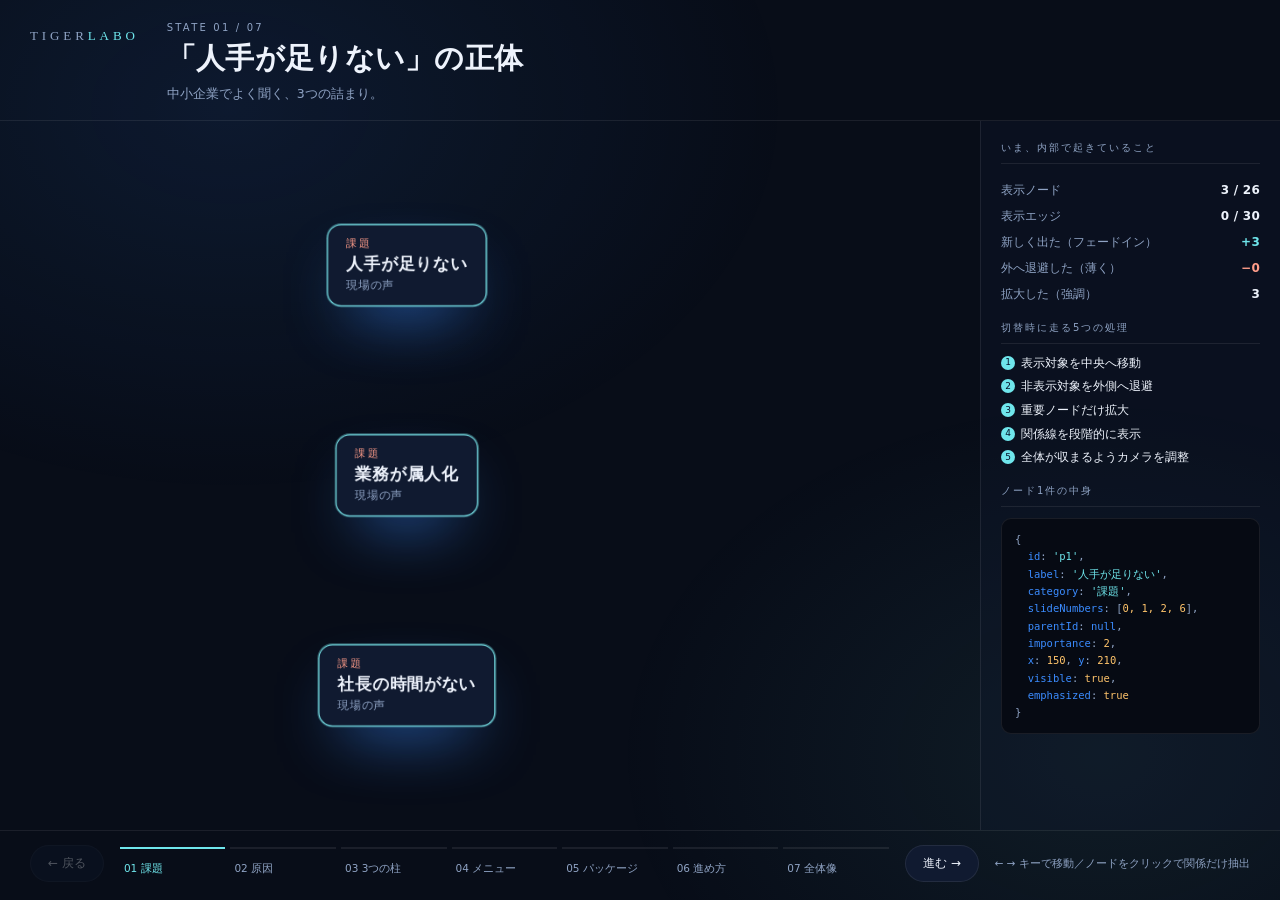
<file: lab/graph-presentation/demo.html>
<!doctype html>
<html lang="ja">
<head>
<meta charset="utf-8">
<meta name="viewport" content="width=device-width,initial-scale=1">
<meta name="robots" content="noindex,nofollow">
<title>グラフ型プレゼン｜検証デモ｜株式会社タイガーラボ</title>
<style>
/* ==========================================================================
   グラフ型プレゼン 検証デモ
   ノード（情報）とエッジ（関係）を先に定義し、スライド番号に応じて
   「グラフの状態」を変化させる。ページをめくるのではなく、状態が動く。
   ========================================================================== */

:root{
  /* --- 既存LPのトークンを継承 --- */
  --bg:#080d18;
  --panel:#101a30;
  --hair:rgba(255,255,255,.08);
  --text:#eef3fc;
  --muted:#8fa3c4;              /* 紺に寄せたグレー */
  --cyan:#6fe6ec;
  --blue:#3b8cff;
  --blue-deep:#004aad;
  --grad:linear-gradient(118deg,#7ceaef 0%,#3b8cff 52%,#1f5fe0 100%);
  --serif:"Hiragino Mincho ProN","Yu Mincho",YuMincho,"Noto Serif JP",Georgia,serif;
  --sans:"Hiragino Kaku Gothic ProN","Hiragino Sans","Yu Gothic UI","Yu Gothic",system-ui,-apple-system,"Segoe UI",sans-serif;

  /* --- 意味の色：左（課題）は暖色、右（打ち手）は寒色 --- */
  --c-problem:#ff9d8a;
  --c-cause:#ffc46b;
  --c-service:#6fe6ec;
  --c-menu:#3b8cff;
  --c-package:#ffffff;
  --c-flow:#8fa3c4;

  --ease:cubic-bezier(.65,0,.35,1);
  --t-cam:900ms;
  --t-node:620ms;
}

*{box-sizing:border-box;margin:0;padding:0}
html,body{height:100%}
body{
  background:var(--bg);
  color:var(--text);
  font-family:var(--sans);
  overflow:hidden;
  -webkit-font-smoothing:antialiased;
}

/* 淡いグラデーションの地 */
body::before{
  content:"";position:fixed;inset:0;pointer-events:none;z-index:0;
  background:
    radial-gradient(900px 620px at 18% 12%, rgba(59,140,255,.10), transparent 62%),
    radial-gradient(760px 560px at 86% 84%, rgba(124,234,239,.07), transparent 64%);
}

.app{
  position:relative;z-index:1;height:100%;
  display:grid;
  grid-template-columns:1fr 300px;
  grid-template-rows:auto 1fr auto;
  grid-template-areas:"hud hud" "stage inspector" "controls controls";
}

/* ---------- ヘッダ ---------- */
.hud{
  grid-area:hud;
  display:flex;align-items:flex-start;gap:28px;
  padding:22px 30px 16px;
  border-bottom:1px solid var(--hair);
}
.brand{
  font-family:var(--serif);
  font-size:13px;letter-spacing:.30em;
  color:var(--muted);
  padding-top:6px;white-space:nowrap;
}
.brand b{color:var(--cyan);font-weight:400}
.titles{min-width:0}
.eyebrow{
  font-size:10px;letter-spacing:.22em;text-transform:uppercase;
  color:var(--muted);margin-bottom:7px;
  font-variant-numeric:tabular-nums;
}
.titles h1{
  font-family:var(--serif);
  font-size:clamp(19px,2.5vw,29px);
  font-weight:600;line-height:1.3;text-wrap:balance;
  letter-spacing:.01em;
}
.titles .sub{
  margin-top:6px;font-size:12.5px;color:var(--muted);line-height:1.6;
}

/* ---------- ステージ（グラフ描画面） ---------- */
.stage{
  grid-area:stage;
  position:relative;overflow:hidden;
  cursor:default;
}
.camera{
  position:absolute;left:0;top:0;
  width:1560px;height:1010px;
  transform-origin:0 0;
  transition:transform var(--t-cam) var(--ease);
  --comp:1;      /* ノードの逆スケール補正（文字を読める大きさに保つ） */
}
.edges{
  position:absolute;left:0;top:0;
  width:1560px;height:1010px;overflow:visible;
  pointer-events:none;
}
.edges path{
  fill:none;
  stroke-linecap:round;
  transition:opacity 520ms var(--ease), stroke-dashoffset 640ms var(--ease);
}
.edges .elabel{
  font-family:var(--sans);
  font-size:11px;
  fill:var(--muted);
  text-anchor:middle;
  paint-order:stroke;
  stroke:var(--bg);stroke-width:4px;stroke-linejoin:round;
  transition:opacity 420ms var(--ease);
}

/* ---------- ノード ---------- */
.node{
  position:absolute;
  transform-origin:50% 50%;
  transform:translate(-50%,-50%) scale(calc(var(--k) * var(--comp)));
  transition:
    left var(--t-node) var(--ease),
    top var(--t-node) var(--ease),
    transform var(--t-node) var(--ease),
    opacity 520ms var(--ease);
  will-change:transform,opacity;
}
.node .chip{
  display:flex;flex-direction:column;gap:3px;
  padding:11px 17px;
  border-radius:13px;
  background:var(--panel);
  border:1px solid var(--hair);
  box-shadow:0 18px 40px -22px rgba(0,0,0,.9);
  white-space:nowrap;
  cursor:pointer;
  transition:border-color 300ms ease, box-shadow 300ms ease, background 300ms ease;
}
.node .cat{
  font-size:9.5px;letter-spacing:.16em;
  color:var(--muted);
}
.node .label{
  font-size:15.5px;line-height:1.25;font-weight:600;
  color:var(--text);
}
.node .meta{
  font-size:10.5px;color:var(--muted);
  font-variant-numeric:tabular-nums;
}

/* カテゴリ別の色 —— 左（課題）暖色 → 右（打ち手）寒色 */
.node[data-cat="課題"]     .chip{border-color:rgba(255,157,138,.34)}
.node[data-cat="課題"]     .cat{color:var(--c-problem)}
.node[data-cat="原因"]     .chip{border-color:rgba(255,196,107,.32)}
.node[data-cat="原因"]     .cat{color:var(--c-cause)}
.node[data-cat="サービス"] .chip{border-color:rgba(111,230,236,.40)}
.node[data-cat="サービス"] .cat{color:var(--c-service)}
.node[data-cat="メニュー"] .chip{border-color:rgba(59,140,255,.34)}
.node[data-cat="メニュー"] .cat{color:var(--c-menu)}
.node[data-cat="パッケージ"] .chip{
  background:var(--grad);
  border-color:transparent;
  box-shadow:0 22px 50px -24px rgba(59,140,255,.85);
}
.node[data-cat="パッケージ"] .cat,
.node[data-cat="パッケージ"] .meta{color:rgba(6,18,40,.72)}
.node[data-cat="パッケージ"] .label{color:#06122a}
.node[data-cat="進め方"]   .chip{border-color:rgba(143,163,196,.30)}
.node[data-cat="進め方"]   .cat{color:var(--c-flow)}

/* 強調状態 */
.node.emphasized .chip{
  border-color:rgba(124,234,239,.85);
  box-shadow:0 0 0 1px rgba(124,234,239,.35), 0 26px 60px -24px rgba(59,140,255,.9);
}
.node[data-cat="パッケージ"].emphasized .chip{
  box-shadow:0 0 0 2px rgba(255,255,255,.5), 0 26px 60px -20px rgba(59,140,255,1);
}
/* 非表示（＝外側へ退避して薄くする） */
.node.hidden{opacity:0;pointer-events:none}
/* クリック選択時、関係のないノードを沈める */
.node.dimmed{opacity:.16}
.node .chip:hover{border-color:rgba(124,234,239,.6)}
.node .chip:focus-visible{outline:2px solid var(--cyan);outline-offset:3px}

/* ---------- 状態インスペクタ ---------- */
.inspector{
  grid-area:inspector;
  border-left:1px solid var(--hair);
  padding:20px 20px 24px;
  overflow-y:auto;
  background:rgba(16,26,48,.32);
  display:flex;flex-direction:column;gap:18px;
}
.insp-h{
  font-size:10px;letter-spacing:.2em;text-transform:uppercase;
  color:var(--muted);
  padding-bottom:8px;border-bottom:1px solid var(--hair);
}
.stat-row{display:flex;flex-direction:column;gap:9px}
.stat{display:flex;justify-content:space-between;align-items:baseline;gap:12px;font-size:12px}
.stat span{color:var(--muted)}
.stat b{font-weight:600;font-variant-numeric:tabular-nums;letter-spacing:.02em}
.stat b.plus{color:var(--cyan)}
.stat b.minus{color:var(--c-problem)}

.pipeline{list-style:none;display:flex;flex-direction:column;gap:7px}
.pipeline li{
  font-size:11.5px;color:var(--muted);line-height:1.45;
  padding-left:20px;position:relative;
  font-variant-numeric:tabular-nums;
}
.pipeline li::before{
  content:counter(step);counter-increment:step;
  position:absolute;left:0;top:1px;
  width:14px;height:14px;border-radius:50%;
  background:rgba(59,140,255,.16);color:var(--cyan);
  font-size:9px;display:grid;place-items:center;
}
.pipeline{counter-reset:step}
.pipeline li.fired{color:var(--text)}
.pipeline li.fired::before{background:var(--cyan);color:#06122a}

.codebox{
  background:#060a13;
  border:1px solid var(--hair);
  border-radius:10px;
  padding:12px 13px;
  font-family:ui-monospace,SFMono-Regular,Menlo,Consolas,monospace;
  font-size:10.5px;line-height:1.65;
  color:var(--muted);
  overflow-x:auto;white-space:pre;
}
.codebox .k{color:var(--blue)}
.codebox .s{color:var(--cyan)}
.codebox .n{color:#ffc46b}

/* ---------- コントロール ---------- */
.controls{
  grid-area:controls;
  display:flex;align-items:center;gap:16px;
  padding:14px 30px 18px;
  border-top:1px solid var(--hair);
}
.btn{
  font-family:var(--sans);font-size:12px;
  color:var(--text);background:var(--panel);
  border:1px solid var(--hair);border-radius:999px;
  padding:9px 17px;cursor:pointer;
  transition:border-color 220ms ease,color 220ms ease;
}
.btn:hover:not(:disabled){border-color:rgba(124,234,239,.55);color:var(--cyan)}
.btn:disabled{opacity:.3;cursor:default}
.btn:focus-visible{outline:2px solid var(--cyan);outline-offset:2px}
.dots{display:flex;gap:5px;flex:1;min-width:0}
.dot{
  flex:1;min-width:0;height:34px;
  background:transparent;border:0;border-top:2px solid var(--hair);
  color:var(--muted);font-family:var(--sans);font-size:10.5px;
  cursor:pointer;text-align:left;padding:8px 4px 0;
  white-space:nowrap;overflow:hidden;text-overflow:ellipsis;
  transition:color 240ms ease,border-color 240ms ease;
}
.dot:hover{color:var(--text)}
.dot[aria-current="true"]{color:var(--cyan);border-top-color:var(--cyan)}
.dot:focus-visible{outline:2px solid var(--cyan);outline-offset:2px}
.hint{font-size:10.5px;color:var(--muted);white-space:nowrap}

/* ---------- レスポンシブ ---------- */
@media (max-width:960px){
  .app{grid-template-columns:1fr;grid-template-areas:"hud" "stage" "controls"}
  .inspector{display:none}
  .hint{display:none}
  .dots .dot{font-size:0;height:20px}
}
@media (prefers-reduced-motion:reduce){
  .camera,.node,.edges path,.edges .elabel{transition-duration:1ms !important}
}
</style>
</head>
<body>

<div class="app">
  <header class="hud">
    <div class="brand">TIGER<b>LABO</b></div>
    <div class="titles">
      <p class="eyebrow" id="eyebrow">STATE 01 / 07</p>
      <h1 id="title">—</h1>
      <p class="sub" id="sub">—</p>
    </div>
  </header>

  <main class="stage" id="stage">
    <div class="camera" id="camera">
      <svg class="edges" id="edges" aria-hidden="true"></svg>
      <div id="nodes"></div>
    </div>
  </main>

  <aside class="inspector">
    <div>
      <p class="insp-h">いま、内部で起きていること</p>
    </div>

    <div class="stat-row">
      <div class="stat"><span>表示ノード</span><b id="s-nodes">0 / 0</b></div>
      <div class="stat"><span>表示エッジ</span><b id="s-edges">0 / 0</b></div>
      <div class="stat"><span>新しく出た（フェードイン）</span><b class="plus" id="s-in">+0</b></div>
      <div class="stat"><span>外へ退避した（薄く）</span><b class="minus" id="s-out">−0</b></div>
      <div class="stat"><span>拡大した（強調）</span><b id="s-emph">0</b></div>
    </div>

    <div>
      <p class="insp-h" style="margin-bottom:11px">切替時に走る5つの処理</p>
      <ul class="pipeline" id="pipeline">
        <li>表示対象を中央へ移動</li>
        <li>非表示対象を外側へ退避</li>
        <li>重要ノードだけ拡大</li>
        <li>関係線を段階的に表示</li>
        <li>全体が収まるようカメラを調整</li>
      </ul>
    </div>

    <div>
      <p class="insp-h" style="margin-bottom:11px">ノード1件の中身</p>
      <div class="codebox" id="codebox">—</div>
    </div>
  </aside>

  <footer class="controls">
    <button class="btn" id="prev" aria-label="前の状態へ">← 戻る</button>
    <div class="dots" id="dots" role="tablist" aria-label="プレゼンの状態"></div>
    <button class="btn" id="next" aria-label="次の状態へ">進む →</button>
    <span class="hint">← → キーで移動／ノードをクリックで関係だけ抽出</span>
  </footer>
</div>

<script>
"use strict";

/* ===========================================================================
   1. データ ── 「ページ」ではなく「ノードと関係」を先に定義する
   ---------------------------------------------------------------------------
   プロパティ名は元記事の設計にそのまま合わせている：
     ノード: id / label / category / slideNumbers / parentId / importance / x / y
     エッジ: from(接続元) / to(接続先) / relation(関係性) / lineStyle(線の種類)
             / importance(重要度) / slideNumbers(表示するスライド番号)
   =========================================================================== */

const NODES = [
  // 課題
  {id:'p1', label:'人手が足りない',   category:'課題', meta:'現場の声',   slideNumbers:[0,1,2,6], parentId:null, importance:2, x:150,  y:210},
  {id:'p2', label:'業務が属人化',     category:'課題', meta:'現場の声',   slideNumbers:[0,1,2,6], parentId:null, importance:2, x:150,  y:450},
  {id:'p3', label:'社長の時間がない', category:'課題', meta:'現場の声',   slideNumbers:[0,1,2,6], parentId:null, importance:2, x:150,  y:690},

  // 原因
  {id:'c1', label:'手作業が多い',     category:'原因', meta:'',           slideNumbers:[1,2,6],   parentId:'p1', importance:2, x:430,  y:180},
  {id:'c2', label:'手順が頭の中',     category:'原因', meta:'',           slideNumbers:[1,2,6],   parentId:'p2', importance:2, x:430,  y:420},
  {id:'c3', label:'社長が全部やる',   category:'原因', meta:'',           slideNumbers:[1,2,6],   parentId:'p3', importance:2, x:430,  y:660},

  // サービス（3区分）
  {id:'s1', label:'AI導入・活用',     category:'サービス', meta:'診断・研修・顧問', slideNumbers:[2,3,4,6], parentId:null, importance:3, x:740, y:200},
  {id:'s2', label:'業務の省力化',     category:'サービス', meta:'自動化・仕組み化', slideNumbers:[2,3,4,6], parentId:null, importance:3, x:740, y:440},
  {id:'s3', label:'開発・制作',       category:'サービス', meta:'LP・システム・アプリ', slideNumbers:[2,3,4,6], parentId:null, importance:3, x:740, y:680},

  // メニュー
  {id:'m1', label:'AI活用診断',           category:'メニュー', meta:'無料〜5万円',  slideNumbers:[3,4,6], parentId:'s1', importance:1, x:1030, y:90},
  {id:'m2', label:'実践AI研修',           category:'メニュー', meta:'15万円',       slideNumbers:[3,4,6], parentId:'s1', importance:1, x:1030, y:190},
  {id:'m3', label:'AI顧問',               category:'メニュー', meta:'月5万円〜',    slideNumbers:[3,4,6], parentId:'s1', importance:1, x:1030, y:290},
  {id:'m4', label:'業務ツール・自動化',   category:'メニュー', meta:'20万円〜',     slideNumbers:[3,4,6], parentId:'s2', importance:1, x:1030, y:390},
  {id:'m5', label:'定型業務の仕組み化',   category:'メニュー', meta:'20万円〜',     slideNumbers:[3,4,6], parentId:'s2', importance:1, x:1030, y:480},
  {id:'m6', label:'AI社長',               category:'メニュー', meta:'15万円〜',     slideNumbers:[3,4,6], parentId:'s2', importance:1, x:1030, y:570},
  {id:'m7', label:'Web・LP制作',          category:'メニュー', meta:'30万円〜',     slideNumbers:[3,4,6], parentId:'s3', importance:1, x:1030, y:670},
  {id:'m8', label:'業務システム開発',     category:'メニュー', meta:'50万円〜',     slideNumbers:[3,4,6], parentId:'s3', importance:1, x:1030, y:760},
  {id:'m9', label:'アプリ開発',           category:'メニュー', meta:'100万円〜',    slideNumbers:[3,4,6], parentId:'s3', importance:1, x:1030, y:850},

  // パッケージ
  {id:'k1', label:'Light',    category:'パッケージ', meta:'20万円〜  まずは試す',   slideNumbers:[4,6], parentId:null, importance:3, x:1370, y:230},
  {id:'k2', label:'Standard', category:'パッケージ', meta:'60万円〜  ひと通り整える', slideNumbers:[4,6], parentId:null, importance:3, x:1370, y:450},
  {id:'k3', label:'Full',     category:'パッケージ', meta:'120万円〜 まるごと任せる', slideNumbers:[4,6], parentId:null, importance:3, x:1370, y:670},

  // 進め方
  {id:'f1', label:'ヒアリング',   category:'進め方', meta:'無料相談', slideNumbers:[5,6], parentId:null, importance:1, x:200,  y:955},
  {id:'f2', label:'分析',         category:'進め方', meta:'',         slideNumbers:[5,6], parentId:null, importance:1, x:440,  y:955},
  {id:'f3', label:'提案',         category:'進め方', meta:'',         slideNumbers:[5,6], parentId:null, importance:1, x:680,  y:955},
  {id:'f4', label:'導入',         category:'進め方', meta:'',         slideNumbers:[5,6], parentId:null, importance:1, x:920,  y:955},
  {id:'f5', label:'フォローアップ', category:'進め方', meta:'',       slideNumbers:[5,6], parentId:null, importance:1, x:1160, y:955},
];

const EDGES = [
  // 課題 → 原因
  {from:'p1', to:'c1', relation:'原因', lineStyle:'dashed', importance:2, slideNumbers:[1,2,6]},
  {from:'p2', to:'c2', relation:'原因', lineStyle:'dashed', importance:2, slideNumbers:[1,2,6]},
  {from:'p3', to:'c3', relation:'原因', lineStyle:'dashed', importance:2, slideNumbers:[1,2,6]},

  // 原因 → サービス
  {from:'c1', to:'s2', relation:'解決', lineStyle:'solid', importance:3, slideNumbers:[2,6]},
  {from:'c1', to:'s3', relation:'解決', lineStyle:'solid', importance:2, slideNumbers:[2,6]},
  {from:'c2', to:'s2', relation:'解決', lineStyle:'solid', importance:3, slideNumbers:[2,6]},
  {from:'c2', to:'s1', relation:'解決', lineStyle:'solid', importance:2, slideNumbers:[2,6]},
  {from:'c3', to:'s1', relation:'解決', lineStyle:'solid', importance:3, slideNumbers:[2,6]},
  {from:'c3', to:'s2', relation:'解決', lineStyle:'solid', importance:2, slideNumbers:[2,6]},

  // サービス → メニュー（内訳）
  {from:'s1', to:'m1', relation:'内訳', lineStyle:'solid', importance:1, slideNumbers:[3,4,6]},
  {from:'s1', to:'m2', relation:'内訳', lineStyle:'solid', importance:1, slideNumbers:[3,4,6]},
  {from:'s1', to:'m3', relation:'内訳', lineStyle:'solid', importance:1, slideNumbers:[3,4,6]},
  {from:'s2', to:'m4', relation:'内訳', lineStyle:'solid', importance:1, slideNumbers:[3,4,6]},
  {from:'s2', to:'m5', relation:'内訳', lineStyle:'solid', importance:1, slideNumbers:[3,4,6]},
  {from:'s2', to:'m6', relation:'内訳', lineStyle:'solid', importance:1, slideNumbers:[3,4,6]},
  {from:'s3', to:'m7', relation:'内訳', lineStyle:'solid', importance:1, slideNumbers:[3,4,6]},
  {from:'s3', to:'m8', relation:'内訳', lineStyle:'solid', importance:1, slideNumbers:[3,4,6]},
  {from:'s3', to:'m9', relation:'内訳', lineStyle:'solid', importance:1, slideNumbers:[3,4,6]},

  // メニュー → パッケージ
  {from:'m1', to:'k1', relation:'含む', lineStyle:'solid', importance:2, slideNumbers:[4,6]},
  {from:'m2', to:'k1', relation:'含む', lineStyle:'solid', importance:2, slideNumbers:[4,6]},
  {from:'m4', to:'k2', relation:'含む', lineStyle:'solid', importance:2, slideNumbers:[4,6]},
  {from:'m7', to:'k2', relation:'含む', lineStyle:'solid', importance:2, slideNumbers:[4,6]},
  {from:'m6', to:'k3', relation:'含む', lineStyle:'solid', importance:2, slideNumbers:[4,6]},
  {from:'m8', to:'k3', relation:'含む', lineStyle:'solid', importance:2, slideNumbers:[4,6]},
  {from:'k1', to:'k2', relation:'内包', lineStyle:'bold',  importance:3, slideNumbers:[4,6]},
  {from:'k2', to:'k3', relation:'内包', lineStyle:'bold',  importance:3, slideNumbers:[4,6]},

  // 進め方（順序）
  {from:'f1', to:'f2', relation:'次へ', lineStyle:'solid', importance:2, slideNumbers:[5,6]},
  {from:'f2', to:'f3', relation:'次へ', lineStyle:'solid', importance:2, slideNumbers:[5,6]},
  {from:'f3', to:'f4', relation:'次へ', lineStyle:'solid', importance:2, slideNumbers:[5,6]},
  {from:'f4', to:'f5', relation:'次へ', lineStyle:'solid', importance:2, slideNumbers:[5,6]},
];

/* 「スライド」＝ページではなく、グラフに与える“状態”の指示書 */
const SLIDES = [
  {tab:'課題',     title:'「人手が足りない」の正体',        sub:'中小企業でよく聞く、3つの詰まり。',                       focus:['p1','p2','p3']},
  {tab:'原因',     title:'症状ではなく、原因に手を打つ',    sub:'詰まりを1段だけ分解すると、打ち手が見えてくる。',         focus:['c1','c2','c3']},
  {tab:'3つの柱',  title:'できることは、3つ。',             sub:'原因ごとに、どの柱で受けるかが決まる。',                   focus:['s1','s2','s3']},
  {tab:'メニュー', title:'柱を、具体的なメニューへ',        sub:'9つのメニューから、必要なものだけを選ぶ。',                focus:['s1','s2','s3']},
  {tab:'パッケージ', title:'まずは、パッケージで。',        sub:'メニューをまとめると、3つの型になる。',                    focus:['k1','k2','k3']},
  {tab:'進め方',   title:'進め方は、5ステップ',             sub:'最初のヒアリングは、無料相談から。',                       focus:['f1','f5']},
  {tab:'全体像',   title:'これが、全体像。',                sub:'ここまでの説明が、すべて1枚のグラフに入っている。',        focus:['s1','s2','s3']},
];

/* ===========================================================================
   2. 実装 ── 中心は「状態管理」
   =========================================================================== */

const WORLD = {w:1560, h:1010};
const CENTER = {x:WORLD.w/2, y:WORLD.h/2};

const el = {
  stage:    document.getElementById('stage'),
  camera:   document.getElementById('camera'),
  edges:    document.getElementById('edges'),
  nodes:    document.getElementById('nodes'),
  eyebrow:  document.getElementById('eyebrow'),
  title:    document.getElementById('title'),
  sub:      document.getElementById('sub'),
  dots:     document.getElementById('dots'),
  prev:     document.getElementById('prev'),
  next:     document.getElementById('next'),
  pipeline: document.getElementById('pipeline'),
  codebox:  document.getElementById('codebox'),
};

const nodeById = new Map(NODES.map(n => [n.id, n]));
const domNode  = new Map();   // id -> HTMLElement
const domEdge  = [];          // { edge, path, label }

let slide = 0;
let prevVisible = new Set();
let selectedId = null;

/* --- 2-1. 一度だけ DOM を作る（以降は状態を切り替えるだけ） --- */
function build(){
  const SVGNS = 'http://www.w3.org/2000/svg';

  EDGES.forEach(edge => {
    const path = document.createElementNS(SVGNS, 'path');
    path.setAttribute('d', edgePath(edge));
    path.setAttribute('stroke', edgeColor(edge));
    path.setAttribute('stroke-width', edge.lineStyle === 'bold' ? 3.4 : (edge.importance >= 3 ? 2.2 : 1.5));
    if (edge.lineStyle === 'dashed') path.setAttribute('stroke-dasharray', '6 7');
    path.style.opacity = '0';

    const label = document.createElementNS(SVGNS, 'text');
    label.setAttribute('class', 'elabel');
    const mid = edgeMid(edge);
    label.setAttribute('x', mid.x);
    label.setAttribute('y', mid.y - 7);
    label.textContent = edge.relation;
    label.style.opacity = '0';

    el.edges.appendChild(path);
    el.edges.appendChild(label);
    domEdge.push({edge, path, label});
  });

  NODES.forEach(n => {
    const d = document.createElement('div');
    d.className = 'node hidden';
    d.dataset.cat = n.category;
    d.dataset.id  = n.id;
    d.style.setProperty('--k', 1);
    d.innerHTML =
      '<div class="chip" tabindex="0" role="button">' +
        '<span class="cat">' + n.category + '</span>' +
        '<span class="label">' + n.label + '</span>' +
        (n.meta ? '<span class="meta">' + n.meta + '</span>' : '') +
      '</div>';

    const toggle = (ev) => { ev.stopPropagation(); select(selectedId === n.id ? null : n.id); };
    d.querySelector('.chip').addEventListener('click', toggle);
    d.querySelector('.chip').addEventListener('keydown', (ev) => {
      if (ev.key === 'Enter' || ev.key === ' ') { ev.preventDefault(); toggle(ev); }
    });

    el.nodes.appendChild(d);
    domNode.set(n.id, d);
  });

  SLIDES.forEach((s, i) => {
    const b = document.createElement('button');
    b.className = 'dot';
    b.type = 'button';
    b.setAttribute('role', 'tab');
    b.textContent = String(i + 1).padStart(2, '0') + '  ' + s.tab;
    b.addEventListener('click', () => go(i));
    el.dots.appendChild(b);
  });
}

function edgePath(edge){
  const a = nodeById.get(edge.from), b = nodeById.get(edge.to);
  // わずかに湾曲させる（直線の束より関係が読み取りやすい）
  const mx = (a.x + b.x) / 2, my = (a.y + b.y) / 2;
  const dx = b.x - a.x, dy = b.y - a.y;
  const len = Math.hypot(dx, dy) || 1;
  const bow = Math.min(len * 0.07, 34);
  const cx = mx - (dy / len) * bow, cy = my + (dx / len) * bow;
  return `M ${a.x} ${a.y} Q ${cx} ${cy} ${b.x} ${b.y}`;
}
function edgeMid(edge){
  const a = nodeById.get(edge.from), b = nodeById.get(edge.to);
  return {x:(a.x + b.x) / 2, y:(a.y + b.y) / 2};
}
function edgeColor(edge){
  if (edge.relation === '原因') return 'rgba(255,196,107,.75)';
  if (edge.relation === '解決') return 'rgba(111,230,236,.85)';
  if (edge.relation === '内包') return 'rgba(59,140,255,.9)';
  return 'rgba(143,163,196,.55)';
}

/* --- 2-2. 5つの処理 ------------------------------------------------------ */

// ① 表示対象を中央へ移動（＝定位置に戻す）
function centerVisible(visible){
  visible.forEach(id => {
    const n = nodeById.get(id), d = domNode.get(id);
    d.style.left = n.x + 'px';
    d.style.top  = n.y + 'px';
    d.classList.remove('hidden');
  });
}

// ② 非表示対象を外側へ退避（＋薄くする）
function parkHidden(visible){
  NODES.forEach(n => {
    if (visible.has(n.id)) return;
    const d = domNode.get(n.id);
    d.style.left = (CENTER.x + (n.x - CENTER.x) * 1.45) + 'px';
    d.style.top  = (CENTER.y + (n.y - CENTER.y) * 1.45) + 'px';
    d.classList.add('hidden');
  });
}

// ③ 重要ノードだけ拡大
function scaleImportant(visible, focus){
  let count = 0;
  visible.forEach(id => {
    const n = nodeById.get(id), d = domNode.get(id);
    const base = n.importance >= 3 ? 1.12 : (n.importance === 2 ? 1.0 : 0.9);
    const emph = focus.includes(id);
    if (emph) count++;
    d.style.setProperty('--k', (emph ? base * 1.16 : base).toFixed(3));
    d.classList.toggle('emphasized', emph);
  });
  return count;
}

// ④ 関係線を段階的に表示
function stageEdges(current, visible){
  let shown = 0, order = 0;
  // 線が多すぎるときは関係名を省く（全体像スライドでは線そのものを見せる）
  const showLabels = domEdge.filter(x => x.edge.slideNumbers.includes(current)).length <= 20;

  domEdge.forEach(({edge, path, label}) => {
    const on = edge.slideNumbers.includes(current)
            && visible.has(edge.from) && visible.has(edge.to);
    // 段階表示は「出るとき」だけ。消えるものは待たせず即座に引く。
    const delay = on ? (order++ * 45) : 0;
    if (on) shown++;

    const len = path.getTotalLength ? path.getTotalLength() : 400;
    path.style.transitionDelay = delay + 'ms';
    if (edge.lineStyle !== 'dashed'){
      path.style.strokeDasharray  = len;
      path.style.strokeDashoffset = on ? 0 : len;
    }
    path.style.opacity = on ? 1 : 0;

    const labelOn = on && showLabels;
    label.style.transitionDelay = labelOn ? (delay + 240) + 'ms' : '0ms';
    label.style.opacity = labelOn ? 1 : 0;
  });
  return shown;
}

// ⑤ 全体が収まるようカメラを調整
function fitCamera(visible){
  const pts = [...visible].map(id => nodeById.get(id));
  if (!pts.length) return;

  const pad = 165;
  let minX = Math.min(...pts.map(p => p.x)) - pad;
  let maxX = Math.max(...pts.map(p => p.x)) + pad;
  let minY = Math.min(...pts.map(p => p.y)) - pad;
  let maxY = Math.max(...pts.map(p => p.y)) + pad;

  const bw = Math.max(maxX - minX, 520);
  const bh = Math.max(maxY - minY, 420);
  const vw = el.stage.clientWidth, vh = el.stage.clientHeight;

  const scale = Math.min(Math.max(Math.min(vw / bw, vh / bh), 0.34), 1.15);
  const tx = vw / 2 - (minX + bw / 2) * scale;
  const ty = vh / 2 - (minY + bh / 2) * scale;

  el.camera.style.transform = `translate(${tx}px, ${ty}px) scale(${scale})`;
  // ズームアウトしても文字が読めるよう、ノードだけ緩やかに逆補正する
  el.camera.style.setProperty('--comp', Math.pow(scale, -0.45).toFixed(3));
}

/* --- 2-3. 状態の切り替え ------------------------------------------------- */
function render(){
  const s = SLIDES[slide];
  const visible = new Set(NODES.filter(n => n.slideNumbers.includes(slide)).map(n => n.id));

  // 前の状態と次の状態を比較する（＝アニメーションの根拠）
  const entering = [...visible].filter(id => !prevVisible.has(id));
  const exiting  = [...prevVisible].filter(id => !visible.has(id));

  centerVisible(visible);
  parkHidden(visible);
  const emphCount = scaleImportant(visible, s.focus);
  const edgeCount = stageEdges(slide, visible);
  fitCamera(visible);

  select(null, {silent:true});

  el.eyebrow.textContent = 'STATE ' + String(slide + 1).padStart(2, '0') + ' / ' + String(SLIDES.length).padStart(2, '0');
  el.title.textContent = s.title;
  el.sub.textContent   = s.sub;

  [...el.dots.children].forEach((b, i) => b.setAttribute('aria-current', String(i === slide)));
  el.prev.disabled = slide === 0;
  el.next.disabled = slide === SLIDES.length - 1;

  // インスペクタ
  document.getElementById('s-nodes').textContent = visible.size + ' / ' + NODES.length;
  document.getElementById('s-edges').textContent = edgeCount + ' / ' + EDGES.length;
  document.getElementById('s-in').textContent    = '+' + entering.length;
  document.getElementById('s-out').textContent   = '−' + exiting.length;
  document.getElementById('s-emph').textContent  = emphCount;

  [...el.pipeline.children].forEach((li, i) => {
    li.classList.remove('fired');
    setTimeout(() => li.classList.add('fired'), 90 + i * 110);
  });

  showCode(nodeById.get(s.focus[0]), visible);
  prevVisible = visible;
}

function showCode(n, visible){
  if (!n) return;
  const q = (v) => typeof v === 'string' ? `<span class="s">'${v}'</span>`
          : v === null ? `<span class="k">null</span>`
          : `<span class="n">${v}</span>`;
  el.codebox.innerHTML =
`{
  <span class="k">id</span>: ${q(n.id)},
  <span class="k">label</span>: ${q(n.label)},
  <span class="k">category</span>: ${q(n.category)},
  <span class="k">slideNumbers</span>: [<span class="n">${n.slideNumbers.join(', ')}</span>],
  <span class="k">parentId</span>: ${q(n.parentId)},
  <span class="k">importance</span>: ${q(n.importance)},
  <span class="k">x</span>: ${q(n.x)}, <span class="k">y</span>: ${q(n.y)},
  <span class="k">visible</span>: <span class="n">${visible.has(n.id)}</span>,
  <span class="k">emphasized</span>: <span class="n">${SLIDES[slide].focus.includes(n.id)}</span>
}`;
}

/* --- 2-4. クリックで関係だけ抽出する（体験型の部分） --------------------- */
function select(id, {silent = false} = {}){
  selectedId = id;

  if (!id){
    domNode.forEach(d => d.classList.remove('dimmed'));
    domEdge.forEach(({path, label}) => { path.style.filter = ''; label.style.filter = ''; });
    if (!silent) showCode(nodeById.get(SLIDES[slide].focus[0]), prevVisible);
    return;
  }

  const keep = new Set([id]);
  EDGES.forEach(e => {
    if (e.from === id) keep.add(e.to);
    if (e.to === id)   keep.add(e.from);
  });

  domNode.forEach((d, nid) => {
    if (d.classList.contains('hidden')) return;
    d.classList.toggle('dimmed', !keep.has(nid));
  });
  domEdge.forEach(({edge, path, label}) => {
    const on = edge.from === id || edge.to === id;
    path.style.filter = on ? '' : 'opacity(.18)';
    label.style.filter = on ? '' : 'opacity(.18)';
  });

  showCode(nodeById.get(id), prevVisible);
}

/* --- 2-5. 操作 ----------------------------------------------------------- */
function go(i){
  const next = Math.max(0, Math.min(SLIDES.length - 1, i));
  if (next === slide) return;
  slide = next;
  render();
}

el.prev.addEventListener('click', () => go(slide - 1));
el.next.addEventListener('click', () => go(slide + 1));
el.stage.addEventListener('click', () => select(null));
window.addEventListener('keydown', (e) => {
  if (e.key === 'ArrowRight' || e.key === 'PageDown') { e.preventDefault(); go(slide + 1); }
  if (e.key === 'ArrowLeft'  || e.key === 'PageUp')   { e.preventDefault(); go(slide - 1); }
  if (e.key === 'Escape') select(null);
});

let resizeTimer;
window.addEventListener('resize', () => {
  clearTimeout(resizeTimer);
  resizeTimer = setTimeout(() => fitCamera(prevVisible), 120);
});

build();
render();
</script>
</body>
</html>
</file>
